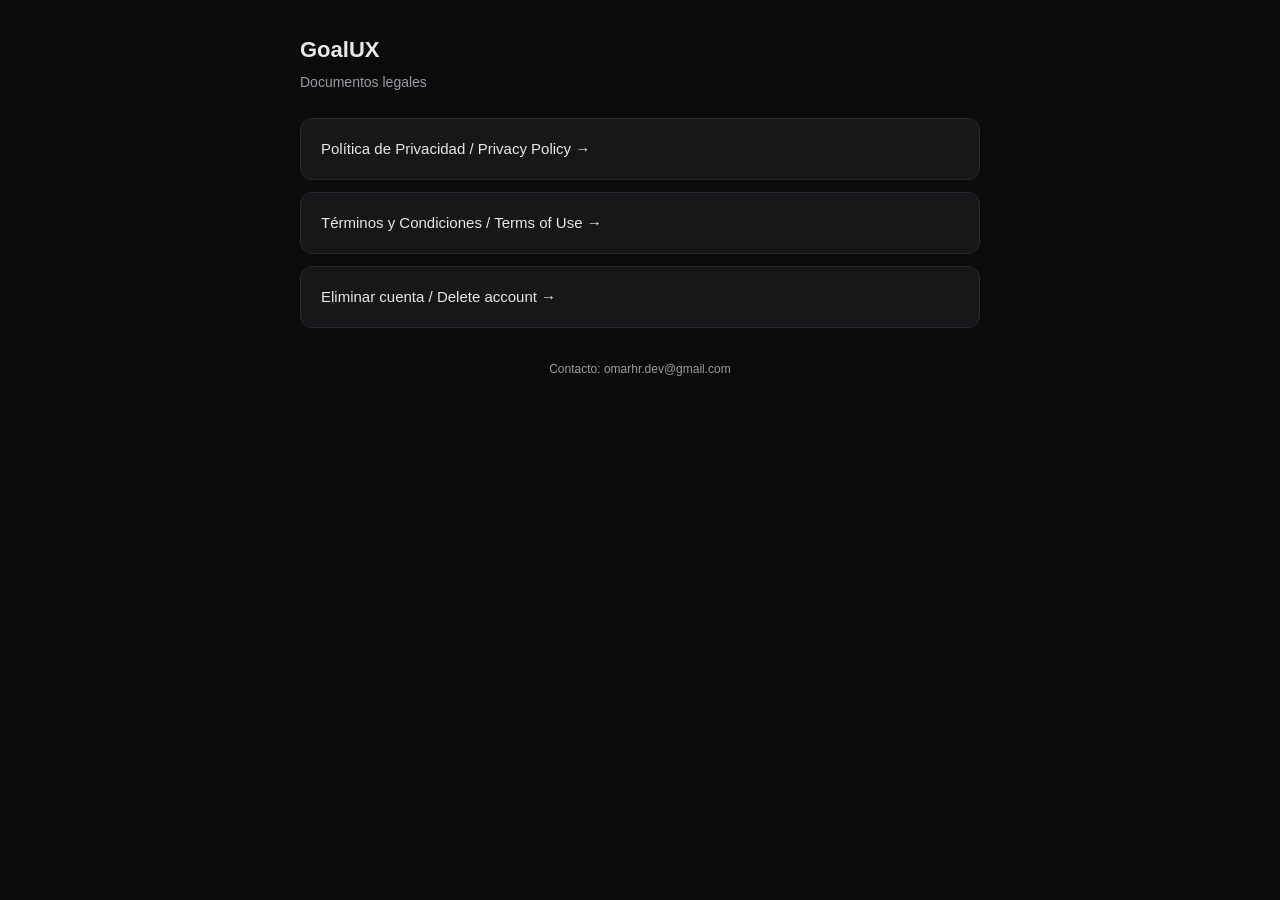
<file: index.html>
<!doctype html>
<html lang="es">
<head>
<meta charset="utf-8">
<meta name="viewport" content="width=device-width, initial-scale=1">
<title>GoalUX — Documentos legales</title>
<link rel="stylesheet" href="style.css">
</head>
<body>
<div class="wrap">
  <header class="page">
    <h1>GoalUX</h1>
    <p class="sub">Documentos legales</p>
  </header>

  <div class="home-links">
    <a href="privacy.html">Política de Privacidad / Privacy Policy →</a>
    <a href="terms.html">Términos y Condiciones / Terms of Use →</a>
    <a href="delete-account.html">Eliminar cuenta / Delete account →</a>
  </div>

  <footer>Contacto: omarhr.dev@gmail.com</footer>
</div>
</body>
</html>
</file>
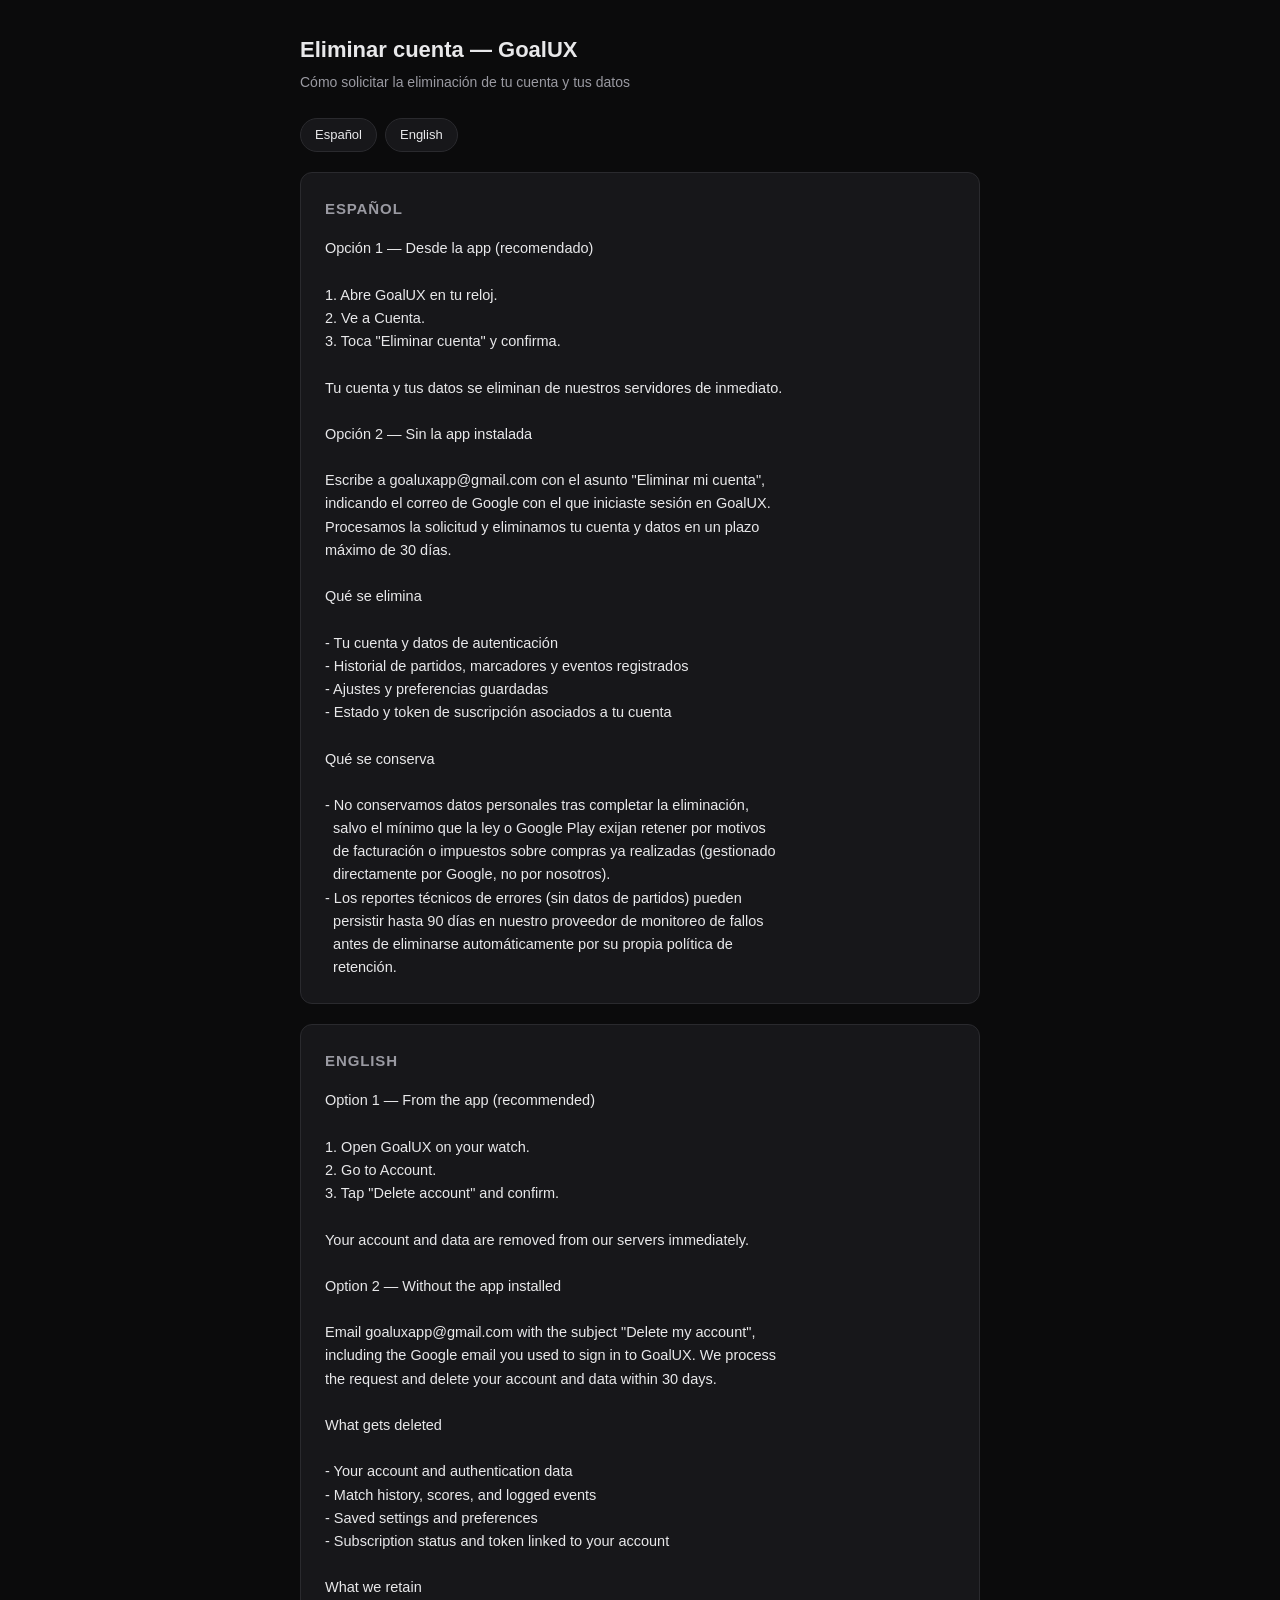
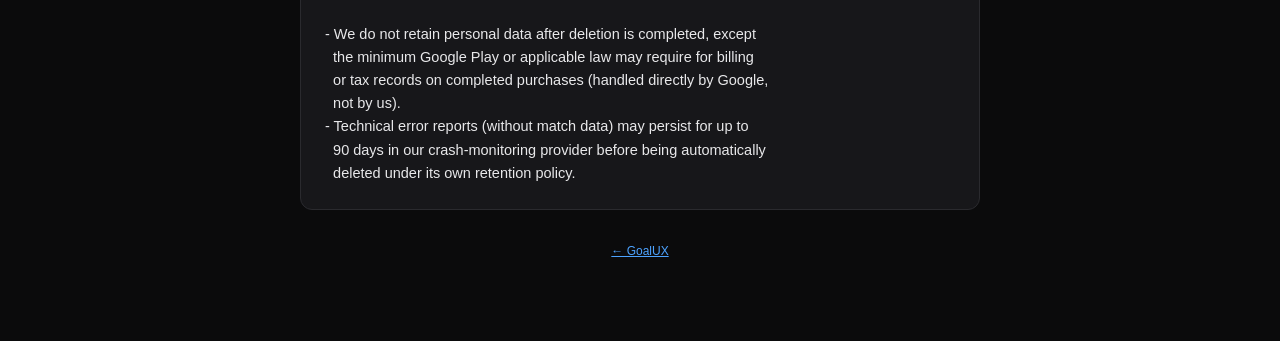
<file: delete-account.html>
<!doctype html>
<html lang="es">
<head>
<meta charset="utf-8">
<meta name="viewport" content="width=device-width, initial-scale=1">
<title>Eliminar cuenta — GoalUX</title>
<link rel="stylesheet" href="style.css">
</head>
<body>
<div class="wrap">
  <header class="page">
    <h1>Eliminar cuenta — GoalUX</h1>
    <p class="sub">Cómo solicitar la eliminación de tu cuenta y tus datos</p>
  </header>

  <nav class="langs">
    <a href="#es">Español</a>
    <a href="#en">English</a>
  </nav>

  <section class="doc" id="es">
    <h2>Español</h2>
    <pre>Opción 1 — Desde la app (recomendado)

1. Abre GoalUX en tu reloj.
2. Ve a Cuenta.
3. Toca "Eliminar cuenta" y confirma.

Tu cuenta y tus datos se eliminan de nuestros servidores de inmediato.

Opción 2 — Sin la app instalada

Escribe a goaluxapp@gmail.com con el asunto "Eliminar mi cuenta",
indicando el correo de Google con el que iniciaste sesión en GoalUX.
Procesamos la solicitud y eliminamos tu cuenta y datos en un plazo
máximo de 30 días.

Qué se elimina

- Tu cuenta y datos de autenticación
- Historial de partidos, marcadores y eventos registrados
- Ajustes y preferencias guardadas
- Estado y token de suscripción asociados a tu cuenta

Qué se conserva

- No conservamos datos personales tras completar la eliminación,
  salvo el mínimo que la ley o Google Play exijan retener por motivos
  de facturación o impuestos sobre compras ya realizadas (gestionado
  directamente por Google, no por nosotros).
- Los reportes técnicos de errores (sin datos de partidos) pueden
  persistir hasta 90 días en nuestro proveedor de monitoreo de fallos
  antes de eliminarse automáticamente por su propia política de
  retención.</pre>
  </section>

  <section class="doc" id="en">
    <h2>English</h2>
    <pre>Option 1 — From the app (recommended)

1. Open GoalUX on your watch.
2. Go to Account.
3. Tap "Delete account" and confirm.

Your account and data are removed from our servers immediately.

Option 2 — Without the app installed

Email goaluxapp@gmail.com with the subject "Delete my account",
including the Google email you used to sign in to GoalUX. We process
the request and delete your account and data within 30 days.

What gets deleted

- Your account and authentication data
- Match history, scores, and logged events
- Saved settings and preferences
- Subscription status and token linked to your account

What we retain

- We do not retain personal data after deletion is completed, except
  the minimum Google Play or applicable law may require for billing
  or tax records on completed purchases (handled directly by Google,
  not by us).
- Technical error reports (without match data) may persist for up to
  90 days in our crash-monitoring provider before being automatically
  deleted under its own retention policy.</pre>
  </section>

  <footer>
    <a href="index.html">← GoalUX</a>
  </footer>
</div>
</body>
</html>
</file>
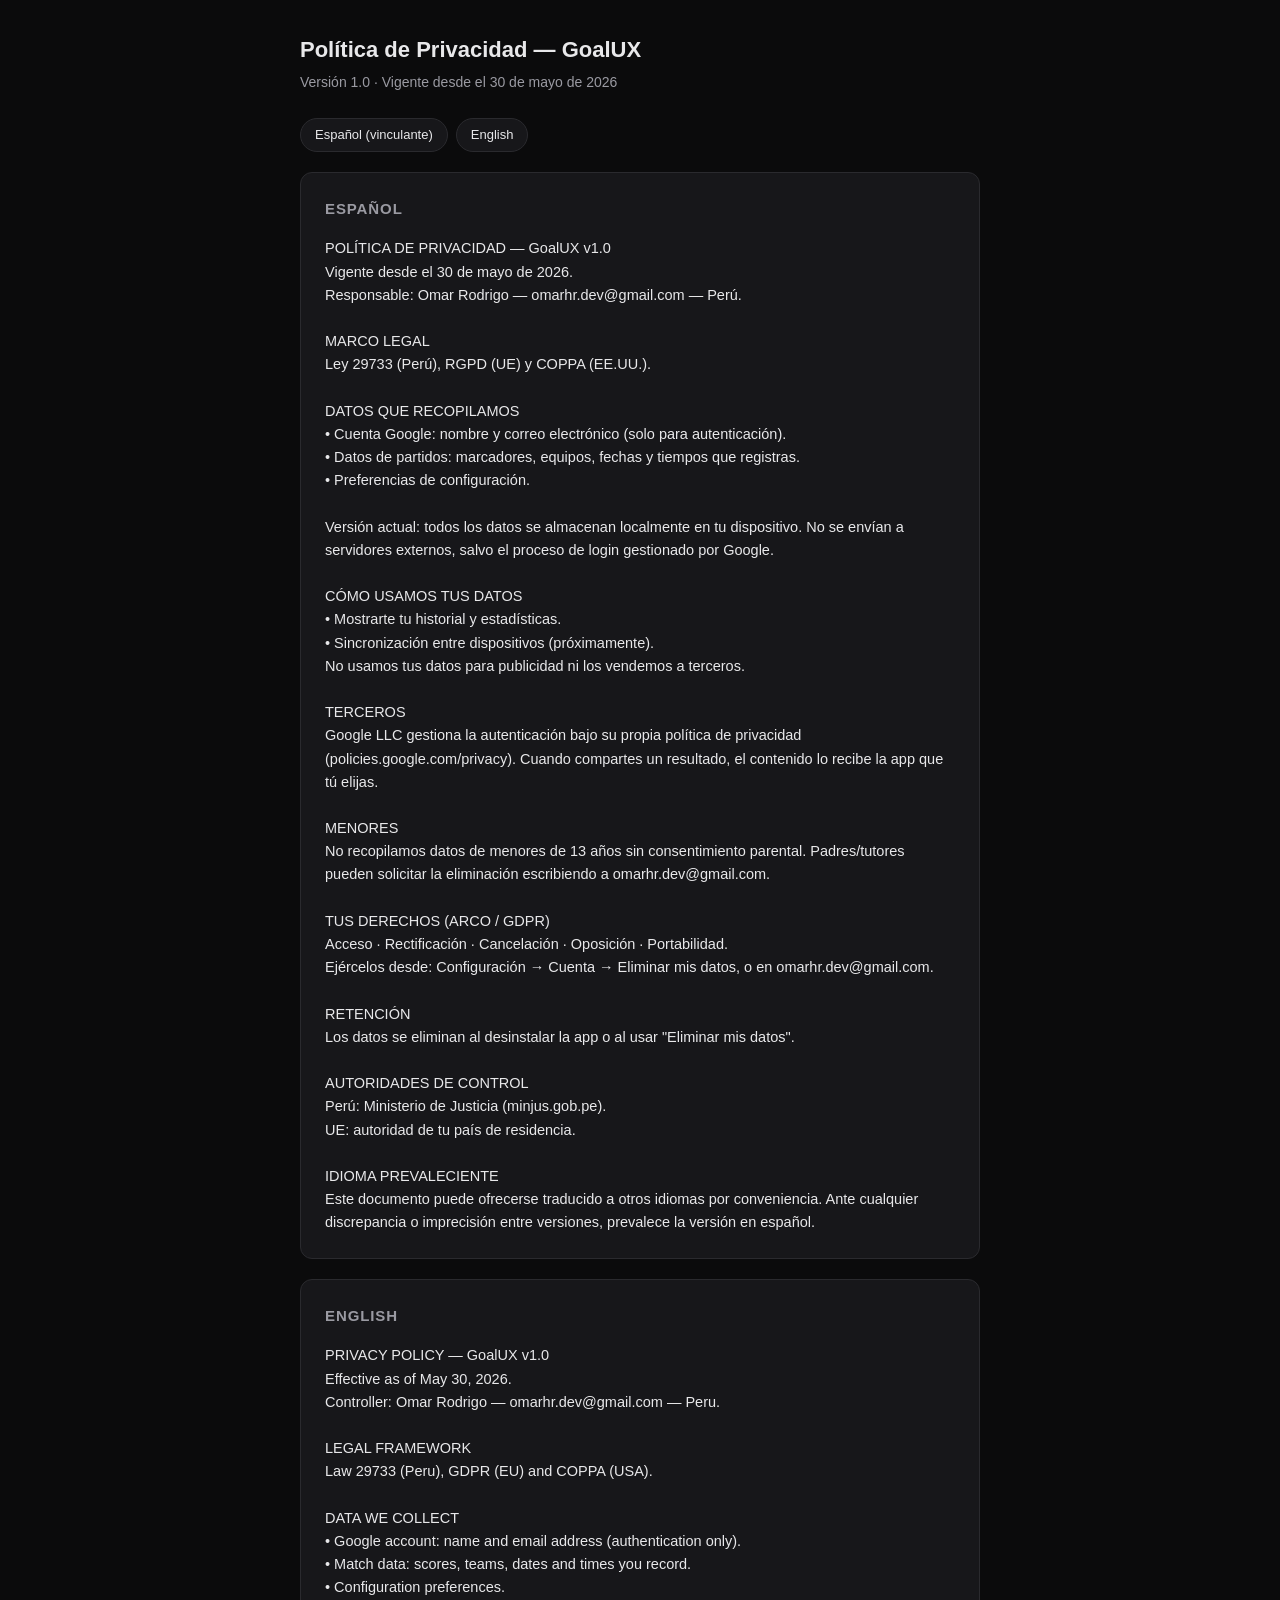
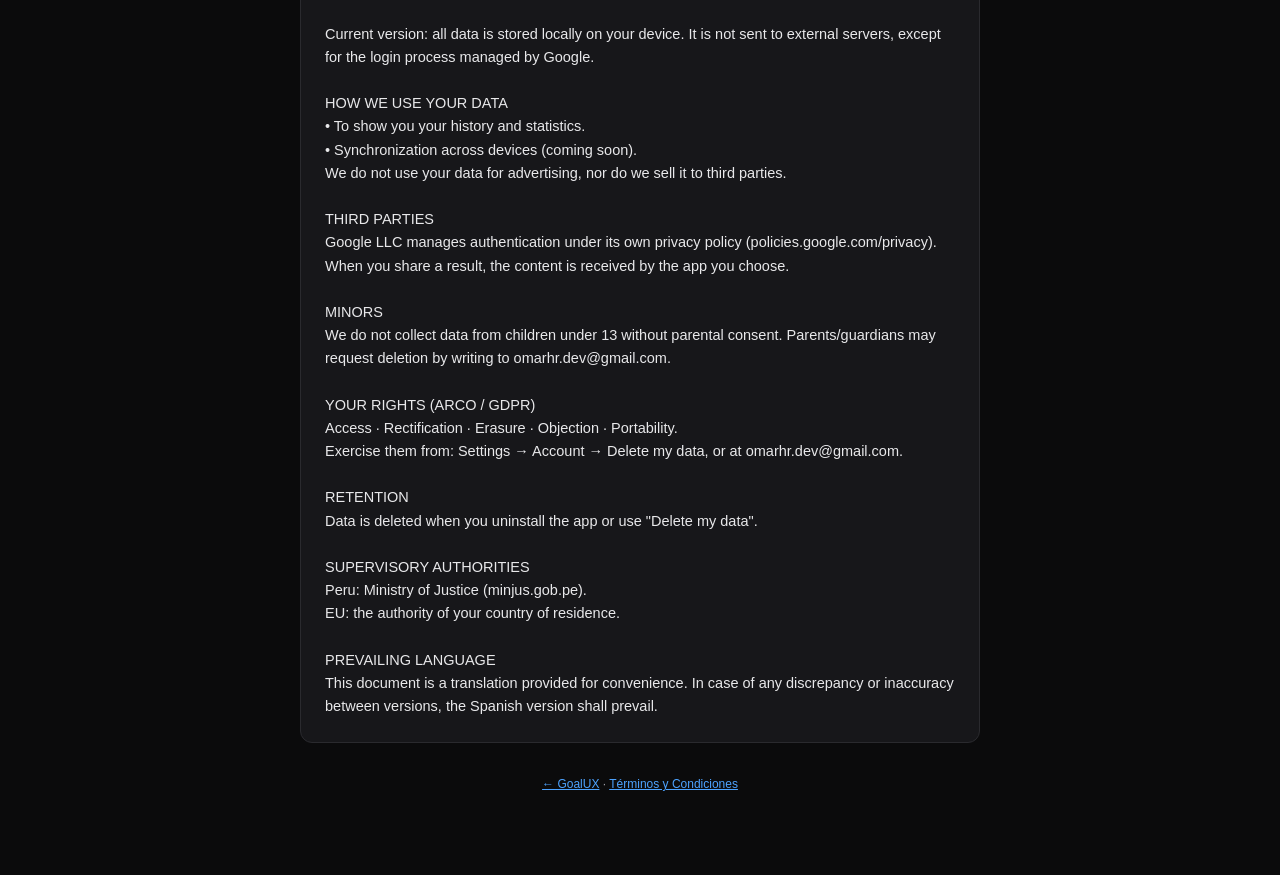
<file: privacy.html>
<!doctype html>
<html lang="es">
<head>
<meta charset="utf-8">
<meta name="viewport" content="width=device-width, initial-scale=1">
<title>Política de Privacidad — GoalUX</title>
<link rel="stylesheet" href="style.css">
</head>
<body>
<div class="wrap">
  <header class="page">
    <h1>Política de Privacidad — GoalUX</h1>
    <p class="sub">Versión 1.0 · Vigente desde el 30 de mayo de 2026</p>
  </header>

  <nav class="langs">
    <a href="#es">Español (vinculante)</a>
    <a href="#en">English</a>
  </nav>

  <section class="doc" id="es">
    <h2>Español</h2>
    <pre id="body-es">Cargando…</pre>
  </section>

  <section class="doc" id="en">
    <h2>English</h2>
    <pre id="body-en">Loading…</pre>
  </section>

  <footer>
    <a href="index.html">← GoalUX</a> · <a href="terms.html">Términos y Condiciones</a>
  </footer>
</div>
<script>
  // Fuente única: este HTML solo muestra lo que ya vive en privacy_es.txt /
  // privacy_en.txt. Editar el texto legal significa editar SOLO esos .txt
  // (los mismos que consume la app) — esta página se actualiza sola.
  function loadDoc(file, elementId) {
    fetch(file, { cache: 'no-store' })
      .then(function (r) { return r.text(); })
      .then(function (text) {
        document.getElementById(elementId).textContent = text;
      })
      .catch(function () {
        document.getElementById(elementId).textContent =
          'No se pudo cargar el documento. Intenta recargar la página.';
      });
  }
  loadDoc('privacy_es.txt', 'body-es');
  loadDoc('privacy_en.txt', 'body-en');
</script>
</body>
</html>
</file>
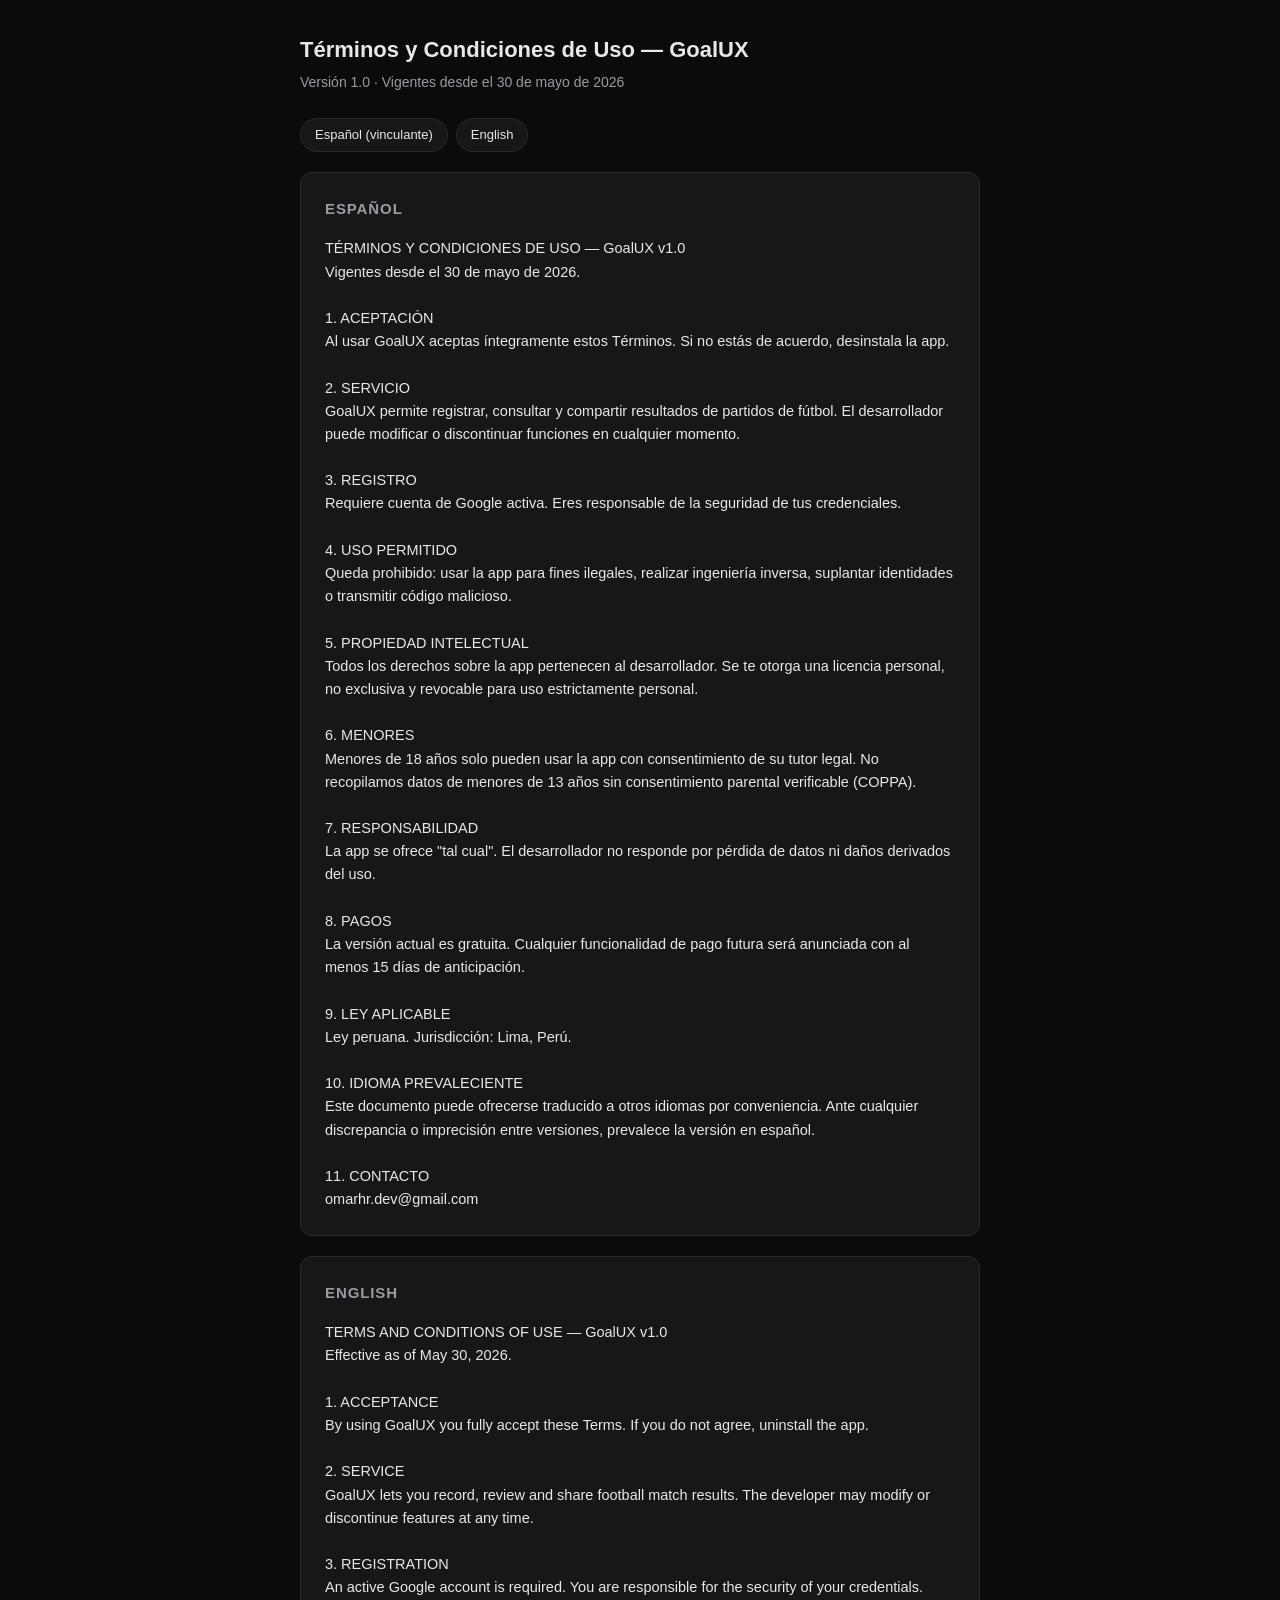
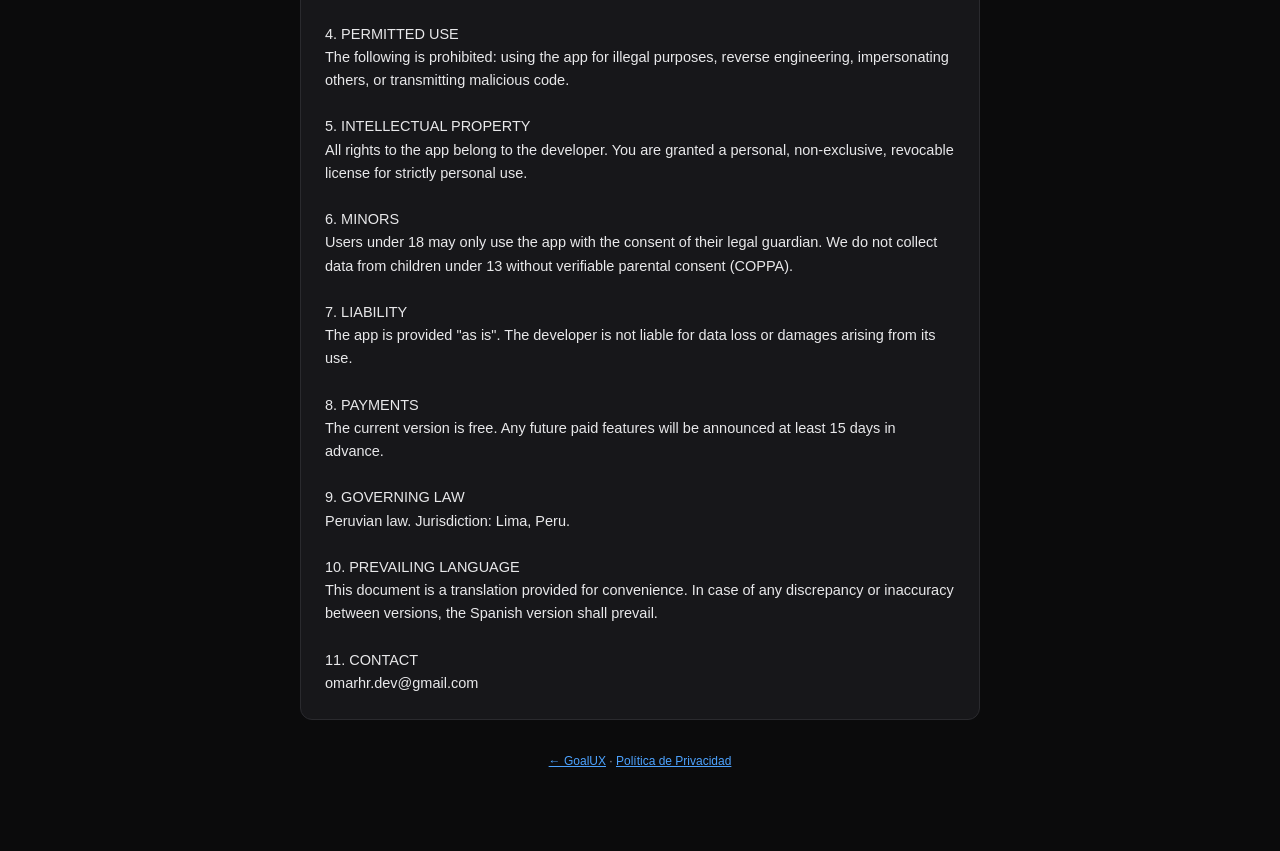
<file: terms.html>
<!doctype html>
<html lang="es">
<head>
<meta charset="utf-8">
<meta name="viewport" content="width=device-width, initial-scale=1">
<title>Términos y Condiciones — GoalUX</title>
<link rel="stylesheet" href="style.css">
</head>
<body>
<div class="wrap">
  <header class="page">
    <h1>Términos y Condiciones de Uso — GoalUX</h1>
    <p class="sub">Versión 1.0 · Vigentes desde el 30 de mayo de 2026</p>
  </header>

  <nav class="langs">
    <a href="#es">Español (vinculante)</a>
    <a href="#en">English</a>
  </nav>

  <section class="doc" id="es">
    <h2>Español</h2>
    <pre id="body-es">Cargando…</pre>
  </section>

  <section class="doc" id="en">
    <h2>English</h2>
    <pre id="body-en">Loading…</pre>
  </section>

  <footer>
    <a href="index.html">← GoalUX</a> · <a href="privacy.html">Política de Privacidad</a>
  </footer>
</div>
<script>
  // Fuente única: este HTML solo muestra lo que ya vive en terms_es.txt /
  // terms_en.txt. Editar el texto legal significa editar SOLO esos .txt
  // (los mismos que consume la app) — esta página se actualiza sola.
  function loadDoc(file, elementId) {
    fetch(file, { cache: 'no-store' })
      .then(function (r) { return r.text(); })
      .then(function (text) {
        document.getElementById(elementId).textContent = text;
      })
      .catch(function () {
        document.getElementById(elementId).textContent =
          'No se pudo cargar el documento. Intenta recargar la página.';
      });
  }
  loadDoc('terms_es.txt', 'body-es');
  loadDoc('terms_en.txt', 'body-en');
</script>
</body>
</html>
</file>
<file: style.css>
:root {
  color-scheme: light dark;
  --bg: #0b0b0c;
  --fg: #e8e8ea;
  --muted: #9a9aa2;
  --accent: #4da3ff;
  --card: #17171a;
  --border: #2a2a2e;
}

* { box-sizing: border-box; }

body {
  margin: 0;
  font-family: -apple-system, BlinkMacSystemFont, "Segoe UI", Roboto, Helvetica, Arial, sans-serif;
  background: var(--bg);
  color: var(--fg);
  line-height: 1.6;
}

.wrap {
  max-width: 720px;
  margin: 0 auto;
  padding: 32px 20px 80px;
}

header.page {
  margin-bottom: 24px;
}

header.page h1 {
  font-size: 22px;
  margin: 0 0 4px;
}

header.page p.sub {
  color: var(--muted);
  margin: 0;
  font-size: 14px;
}

nav.langs {
  display: flex;
  gap: 8px;
  margin: 20px 0;
}

nav.langs a {
  color: var(--fg);
  text-decoration: none;
  background: var(--card);
  border: 1px solid var(--border);
  padding: 6px 14px;
  border-radius: 999px;
  font-size: 13px;
}

nav.langs a:hover { border-color: var(--accent); }

section.doc {
  background: var(--card);
  border: 1px solid var(--border);
  border-radius: 12px;
  padding: 24px;
  margin-bottom: 20px;
}

section.doc h2 {
  font-size: 15px;
  color: var(--muted);
  text-transform: uppercase;
  letter-spacing: 0.06em;
  margin: 0 0 16px;
}

section.doc pre {
  white-space: pre-wrap;
  word-wrap: break-word;
  font-family: inherit;
  font-size: 14.5px;
  margin: 0;
}

footer {
  color: var(--muted);
  font-size: 12px;
  text-align: center;
  margin-top: 32px;
}

footer a { color: var(--accent); }

.home-links {
  display: flex;
  flex-direction: column;
  gap: 12px;
  margin-top: 24px;
}

.home-links a {
  display: block;
  background: var(--card);
  border: 1px solid var(--border);
  border-radius: 12px;
  padding: 18px 20px;
  color: var(--fg);
  text-decoration: none;
  font-size: 15px;
}

.home-links a:hover { border-color: var(--accent); }
</file>
